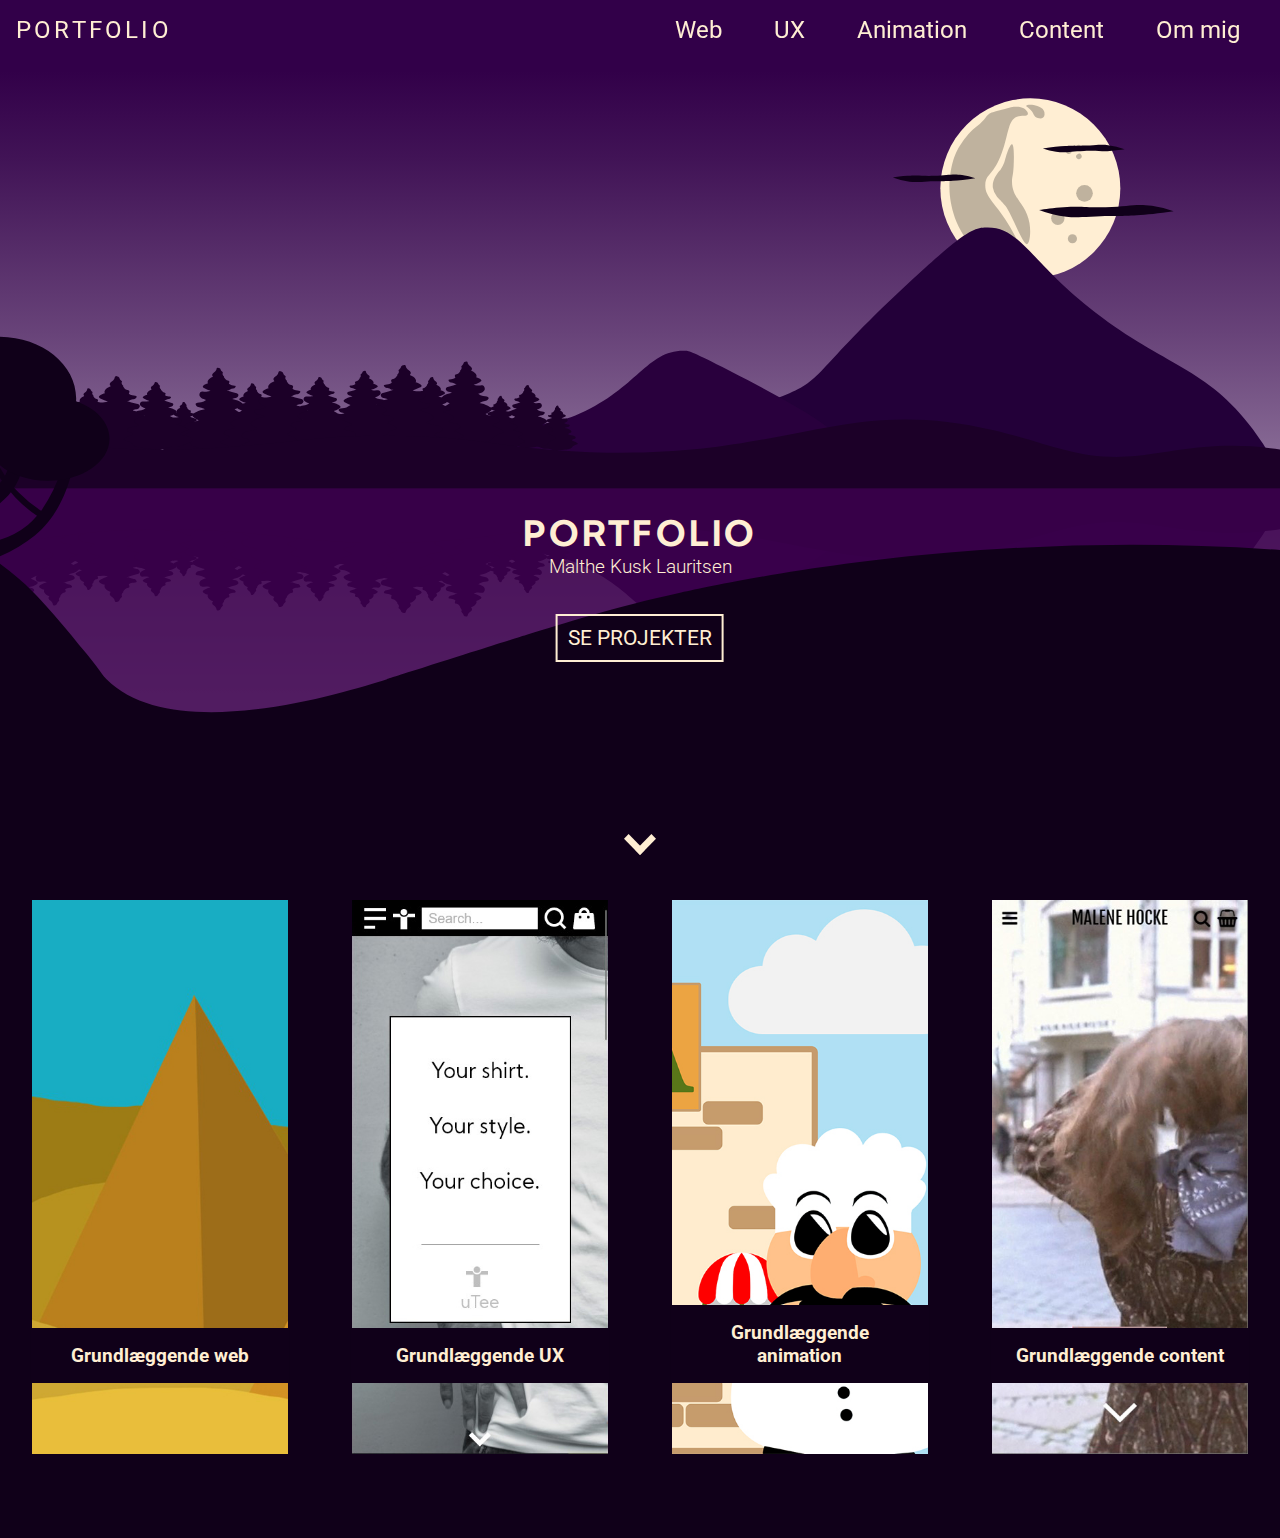
<file: index.html>
<!DOCTYPE html>
<html lang="da">

<head>
    <meta charset="utf-8">
    <meta name="viewport" content="width=device-width, initial-scale=1.0">
    <title>Portfolio</title>
    <link rel="stylesheet" href="styles/mutual.css">
    <link rel="preconnect" href="https://fonts.gstatic.com">
    <link href="https://fonts.googleapis.com/css2?family=Kumbh+Sans&family=Roboto:wght@300;400&display=swap" rel="stylesheet">
</head>

<body>
    <header id="header">
        <nav>
            <a id="title" href="index.html">PORTFOLIO</a>
            <p id="burger">☰</p>
            <p id="burgerOff" class="hidden">✕</p>
            <div id="navItems" class="hidden">
                <a href="web.html">Web</a>
                <a href="ux.html">UX</a>
                <a href="animation.html">Animation</a>
                <a href="content.html">Content</a>
                <a href="om.html">Om mig</a>
            </div>
        </nav>
        <div id="burgerItems" class="hidden">
            <hr>
            <a href="web.html">Web</a>
            <hr>
            <a href="ux.html">UX</a>
            <hr>
            <a href="animation.html">Animation</a>
            <hr>
            <a href="content.html">Content</a>
            <hr>
            <a href="om.html">Om mig</a>
            <hr>
        </div>
    </header>
    <main id="main_landing">
        <section id="section_landing">
            <div class="section_wrapper" id="background">
                <div id="background_text">
                    <h1>PORTFOLIO</h1>
                    <h2>Malthe Kusk Lauritsen</h2>
                    <a href="#section_banners">SE PROJEKTER</a>
                </div>
                <img id="down" src="img/arrow.svg" alt="arrow indicating vertical scrollability">
            </div>
        </section>
        <section id="section_banners">
            <div class="section_wrapper">
                <div id="banners">
                    <div class="col">
                        <a href="web.html">
                            <img id="banner_web" src="img/img_index/banner_web.jpg" alt="web and egypt">
                            <h3>Grundlæggende web</h3>
                        </a>
                    </div>
                    <div class="col">
                        <a href="ux.html">
                            <img id="banner_ux" src="img/img_index/banner_ux.jpg" alt="ux and uTee">
                            <h3>Grundlæggende UX</h3>
                        </a>
                    </div>
                    <div class="col">
                        <a href="animation.html"><img id="banner_animation" src="img/img_index/banner_animation.jpg" alt="animation and pablo's pizza">
                            <h3>Grundlæggende animation</h3>
                        </a>
                    </div>
                    <div class="col">
                        <a href="content.html">
                            <img id="banner_content" src="img/img_index/banner_content.jpg" alt="content and redesign">
                            <h3>Grundlæggende content</h3>
                        </a>
                    </div>
                </div>
            </div>
        </section>
    </main>
    <script src="script.js"></script>
</body>

</html>
</file>
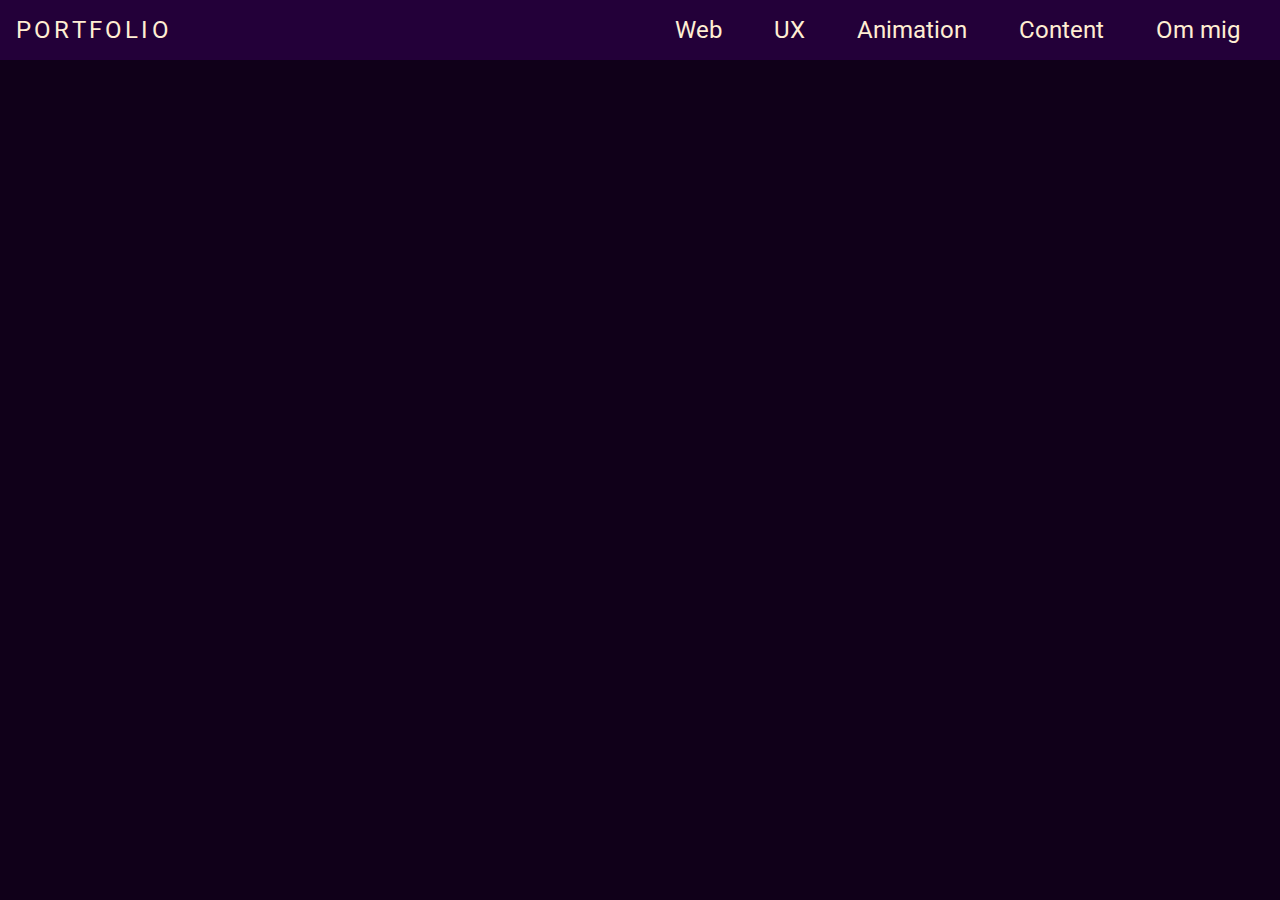
<file: animation.html>
<!DOCTYPE html>
<html lang="da">

<head>
    <meta charset="utf-8">
    <meta name="viewport" content="width=device-width, initial-scale=1.0">
    <title>Portfolio</title>
    <link rel="stylesheet" href="mutual.css">
    <link rel="preconnect" href="https://fonts.gstatic.com">
    <link href="https://fonts.googleapis.com/css2?family=Kumbh+Sans&family=Roboto:wght@300;400&display=swap" rel="stylesheet">
</head>

<body>
    <header id="header" class="active">
        <nav>
            <a id="title" href="index.html">PORTFOLIO</a>
            <p id="burger">☰</p>
            <p id="burgerOff" class="hidden">✕</p>
            <div id="navItems" class="hidden">
                <a href="web.html">Web</a>
                <a href="ux.html">UX</a>
                <a href="animation.html">Animation</a>
                <a href="content.html">Content</a>
                <a href="om.html">Om mig</a>
            </div>
        </nav>
        <div id="burgerItems" class="hidden">
            <hr>
            <a href="web.html">Web</a>
            <hr>
            <a href="ux.html">UX</a>
            <hr>
            <a href="animation.html">Animation</a>
            <hr>
            <a href="content.html">Content</a>
            <hr>
            <a href="om.html">Om mig</a>
            <hr>
        </div>
    </header>
    <main>
    </main>
    <script src="script.js"></script>
</body>

</html>
</file>
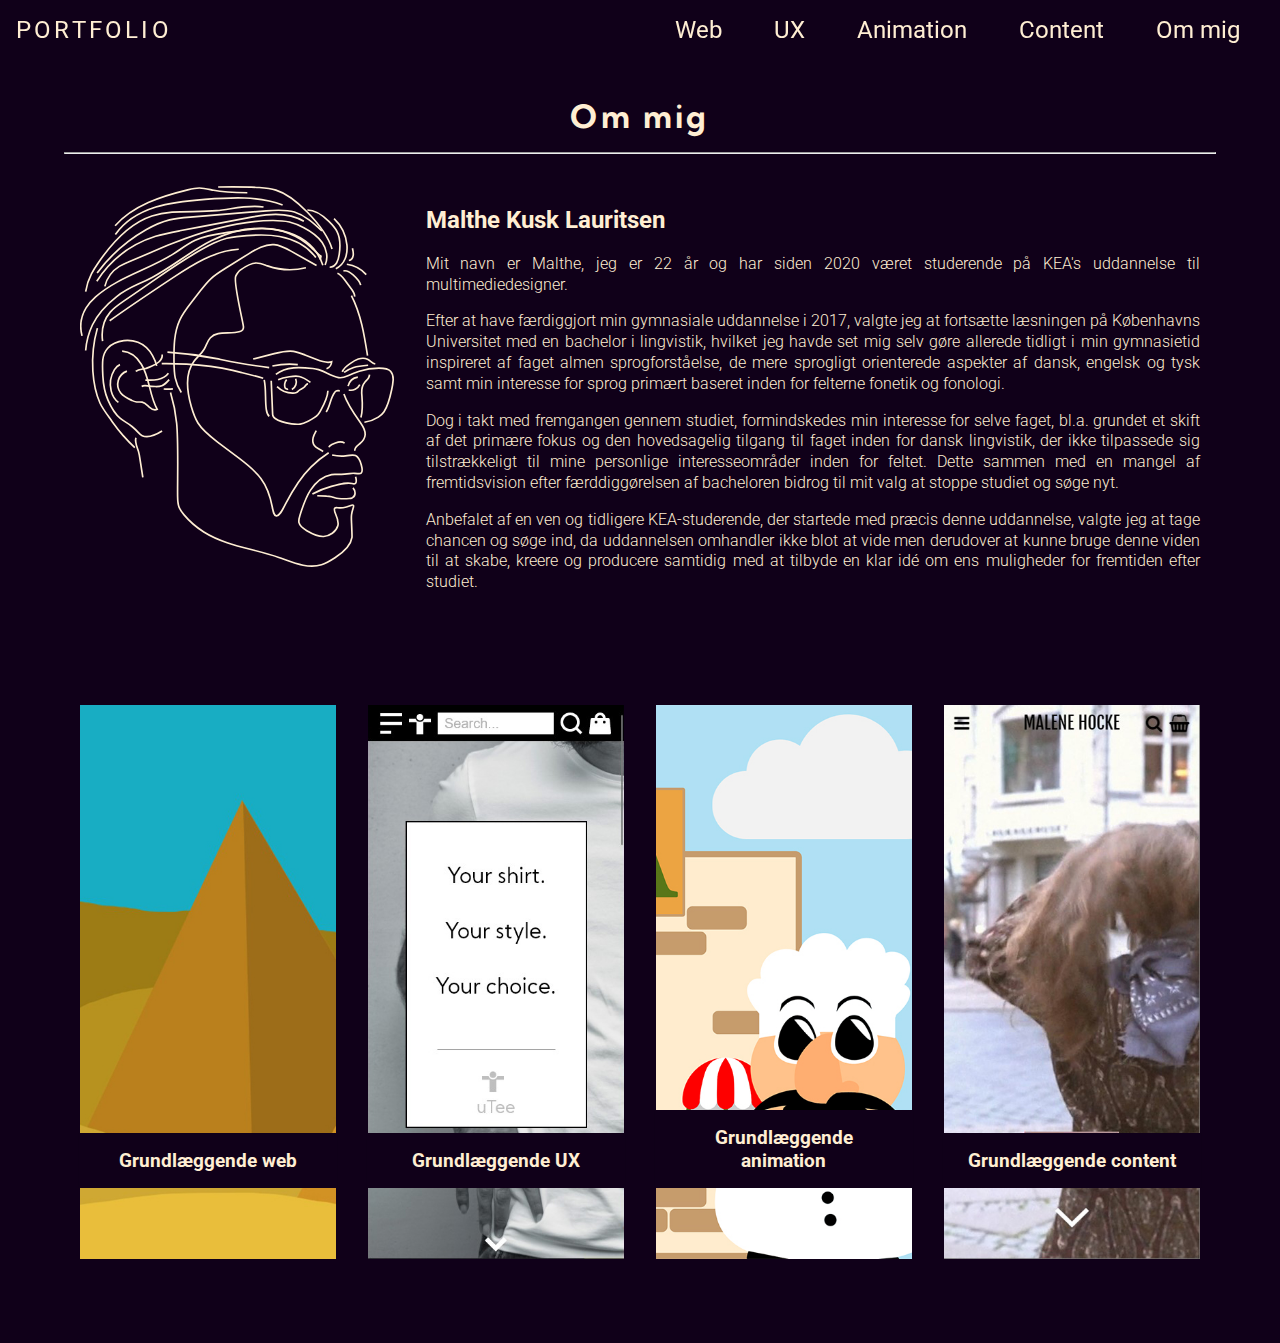
<file: om.html>
<!DOCTYPE html>
<html lang="da">

<head>
    <meta charset="utf-8">
    <meta name="viewport" content="width=device-width, initial-scale=1.0">
    <title>Portfolio</title>
    <link rel="stylesheet" href="styles/mutual.css">
    <link rel="stylesheet" href="styles/om.css">
    <link rel="preconnect" href="https://fonts.gstatic.com">
    <link href="https://fonts.googleapis.com/css2?family=Kumbh+Sans&family=Roboto:wght@300;400&display=swap" rel="stylesheet">
</head>

<body>
    <header id="header">
        <nav>
            <a id="title" href="index.html">PORTFOLIO</a>
            <p id="burger">☰</p>
            <p id="burgerOff" class="hidden">✕</p>
            <div id="navItems" class="hidden">
                <a href="web.html">Web</a>
                <a href="ux.html">UX</a>
                <a href="animation.html">Animation</a>
                <a href="content.html">Content</a>
                <a href="om.html">Om mig</a>
            </div>
        </nav>
        <div id="burgerItems" class="hidden">
            <hr>
            <a href="web.html">Web</a>
            <hr>
            <a href="ux.html">UX</a>
            <hr>
            <a href="animation.html">Animation</a>
            <hr>
            <a href="content.html">Content</a>
            <hr>
            <a href="om.html">Om mig</a>
            <hr>
        </div>
    </header>
    <main>
        <h1>Om mig</h1>
        <section>
            <hr>
        </section>
        <section id="section_about">
            <div class="section_wrapper">
                <div class="row">
                    <div class="col"><img src="img/portrait.svg" alt="line art portrait">
                    </div>
                    <div class="col">
                        <h2>Malthe Kusk Lauritsen</h2>
                        <p>Mit navn er Malthe, jeg er 22 år og har siden 2020 været studerende på KEA's uddannelse til multimediedesigner.</p>
                        <p>Efter at have færdiggjort min gymnasiale uddannelse i 2017, valgte jeg at fortsætte læsningen på Københavns Universitet med en bachelor i lingvistik, hvilket jeg havde set mig selv gøre allerede tidligt i min gymnasietid inspireret af faget almen sprogforståelse, de mere sprogligt orienterede aspekter af dansk, engelsk og tysk samt min interesse for sprog primært baseret inden for felterne fonetik og fonologi.</p>
                        <p>Dog i takt med fremgangen gennem studiet, formindskedes min interesse for selve faget, bl.a. grundet et skift af det primære fokus og den hovedsagelig tilgang til faget inden for dansk lingvistik, der ikke tilpassede sig tilstrækkeligt til mine personlige interesseområder inden for feltet. Dette sammen med en mangel af fremtidsvision efter færddiggørelsen af bacheloren bidrog til mit valg at stoppe studiet og søge nyt.</p>
                        <p>Anbefalet af en ven og tidligere KEA-studerende, der startede med præcis denne uddannelse, valgte jeg at tage chancen og søge ind, da uddannelsen omhandler ikke blot at vide men derudover at kunne bruge denne viden til at skabe, kreere og producere samtidig med at tilbyde en klar idé om ens muligheder for fremtiden efter studiet.</p>
                    </div>
                </div>
            </div>
        </section>
        <section id="section_banners">
            <div class="section_wrapper">
                <div id="banners">
                    <div class="col">
                        <a href="web.html">
                            <img id="banner_web" src="img/img_index/banner_web.jpg" alt="web and egypt">
                            <h3>Grundlæggende web</h3>
                        </a>
                    </div>
                    <div class="col">
                        <a href="ux.html">
                            <img id="banner_ux" src="img/img_index/banner_ux.jpg" alt="ux and uTee">
                            <h3>Grundlæggende UX</h3>
                        </a>
                    </div>
                    <div class="col">
                        <a href="animation.html"><img id="banner_animation" src="img/img_index/banner_animation.jpg" alt="animation and pablo's pizza">
                            <h3>Grundlæggende animation</h3>
                        </a>
                    </div>
                    <div class="col">
                        <a href="content.html">
                            <img id="banner_content" src="img/img_index/banner_content.jpg" alt="content and redesign">
                            <h3>Grundlæggende content</h3>
                        </a>
                    </div>
                </div>
            </div>
        </section>
    </main>
    <script src="script.js"></script>
</body>

</html>
</file>
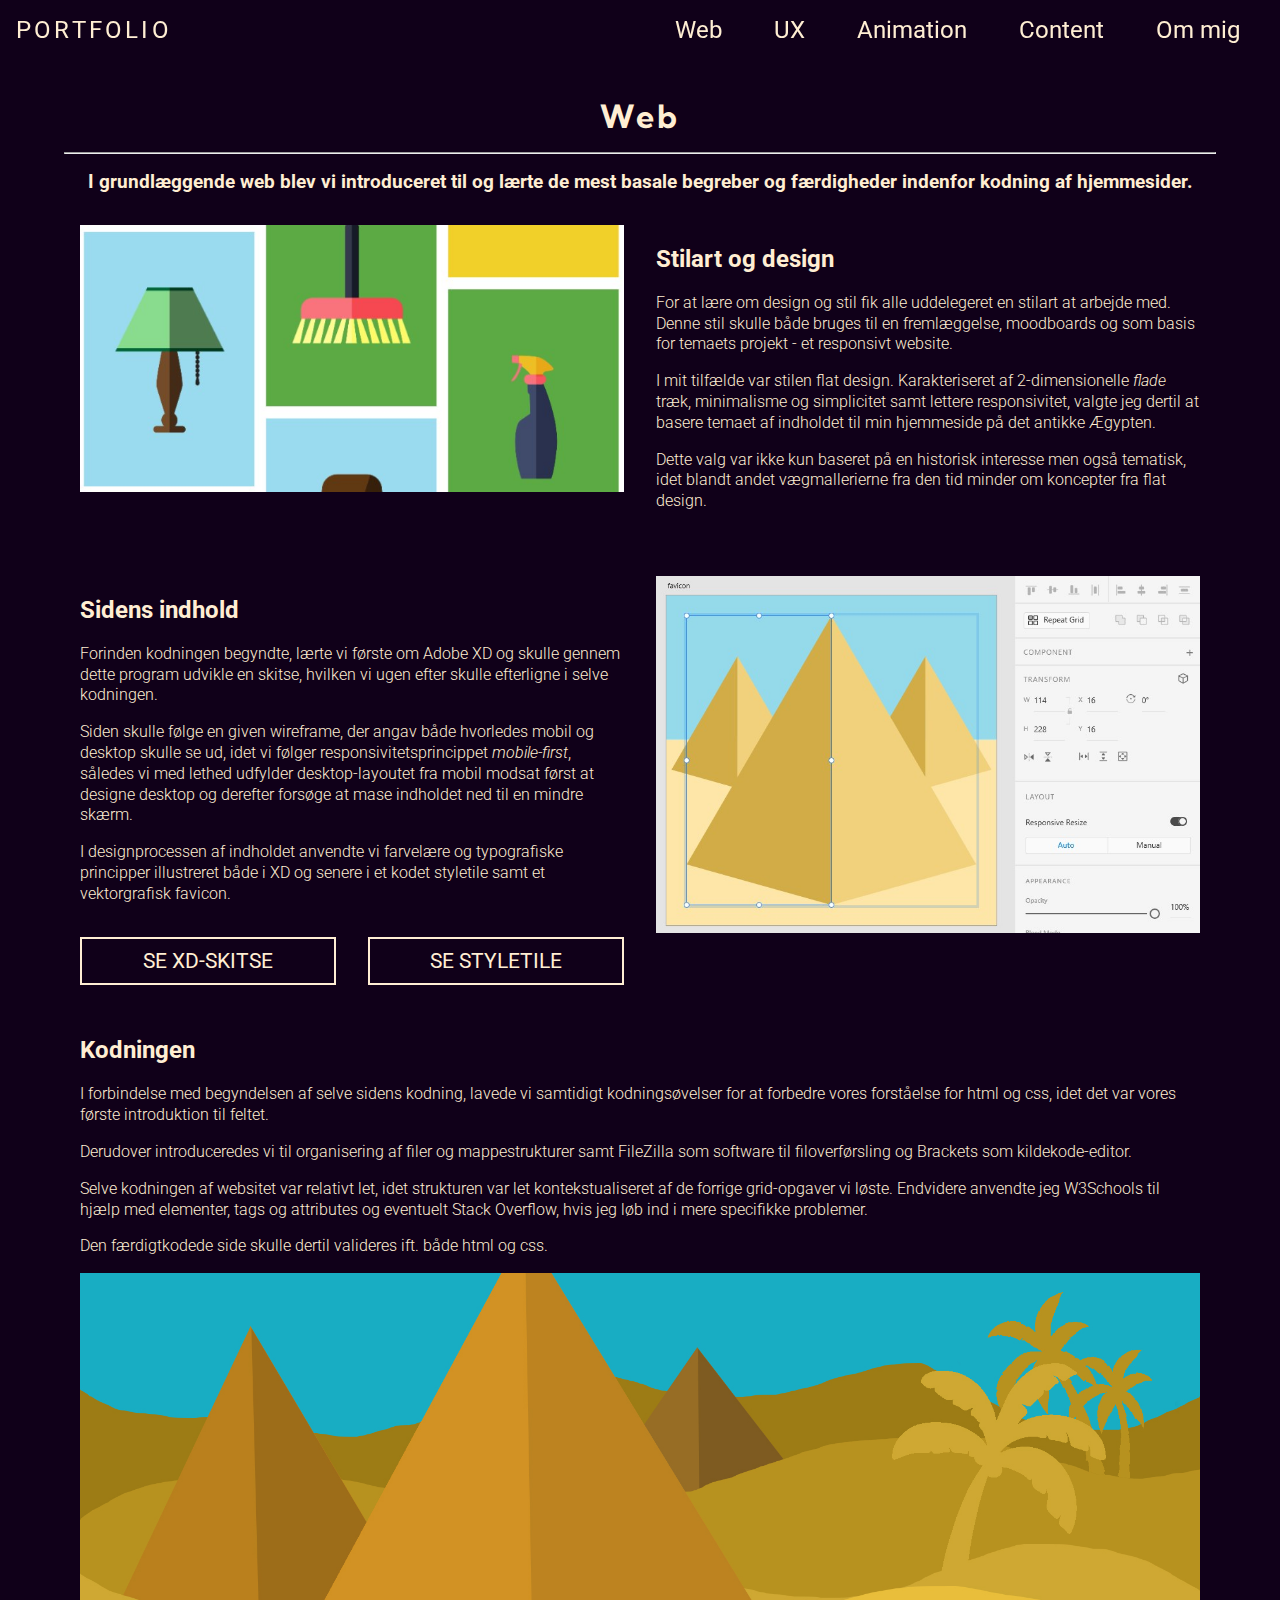
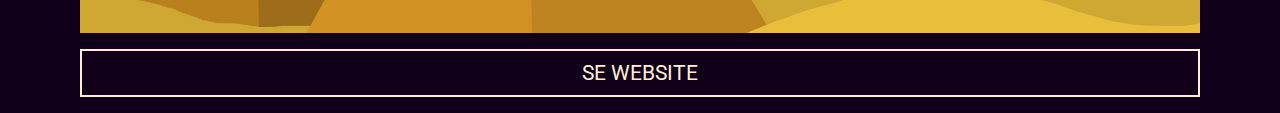
<file: web.html>
<!DOCTYPE html>
<html lang="da">

<head>
    <meta charset="utf-8">
    <meta name="viewport" content="width=device-width, initial-scale=1.0">
    <title>Portfolio</title>
    <link rel="stylesheet" href="styles/mutual.css">
    <link rel="stylesheet" href="styles/subpage.css">
    <link rel="stylesheet" href="styles/web.css">
    <link rel="preconnect" href="https://fonts.gstatic.com">
    <link href="https://fonts.googleapis.com/css2?family=Kumbh+Sans&family=Roboto:wght@300;400&display=swap" rel="stylesheet">
</head>

<body>
    <header id="header">
        <nav>
            <a id="title" href="index.html">PORTFOLIO</a>
            <p id="burger">☰</p>
            <p id="burgerOff" class="hidden">✕</p>
            <div id="navItems" class="hidden">
                <a href="web.html">Web</a>
                <a href="ux.html">UX</a>
                <a href="animation.html">Animation</a>
                <a href="content.html">Content</a>
                <a href="om.html">Om mig</a>
            </div>
        </nav>
        <div id="burgerItems" class="hidden">
            <hr>
            <a href="web.html">Web</a>
            <hr>
            <a href="ux.html">UX</a>
            <hr>
            <a href="animation.html">Animation</a>
            <hr>
            <a href="content.html">Content</a>
            <hr>
            <a href="om.html">Om mig</a>
            <hr>
        </div>
    </header>
    <main>
        <h1>Web</h1>
        <section>
            <hr>
            <h3>I grundlæggende web blev vi introduceret til og lærte de mest basale begreber og færdigheder indenfor kodning af hjemmesider.</h3>
        </section>
        <section id="section_style">
            <div class="section_wrapper">
                <div class="row">
                    <div class="col">
                        <img src="img/img_web/moodboard.jpg" alt="moodboard fra flat design">
                    </div>
                    <div class="col">
                        <h2>Stilart og design</h2>
                        <p>For at lære om design og stil fik alle uddelegeret en stilart at arbejde med. Denne stil skulle både bruges til en fremlæggelse, moodboards og som basis for temaets projekt - et responsivt website.
                        </p>
                        <p>I mit tilfælde var stilen flat design. Karakteriseret af 2-dimensionelle <i>flade</i> træk, minimalisme og simplicitet samt lettere responsivitet, valgte jeg dertil at basere temaet af indholdet til min hjemmeside på det antikke Ægypten.</p>
                        <p>Dette valg var ikke kun baseret på en historisk interesse men også tematisk, idet blandt andet vægmallerierne fra den tid minder om koncepter fra flat design.</p>
                    </div>
                </div>
            </div>
        </section>
        <section id="section_content">
            <div class="section_wrapper">
                <div class="row">
                    <div class="col">
                        <div>
                            <h2>Sidens indhold</h2>
                            <p>Forinden kodningen begyndte, lærte vi første om Adobe XD og skulle gennem dette program udvikle en skitse, hvilken vi ugen efter skulle efterligne i selve kodningen.</p>
                            <p>Siden skulle følge en given wireframe, der angav både hvorledes mobil og desktop skulle se ud, idet vi følger responsivitetsprincippet <i>mobile-first</i>, således vi med lethed udfylder desktop-layoutet fra mobil modsat først at designe desktop og derefter forsøge at mase indholdet ned til en mindre skærm.</p>
                            <p>I designprocessen af indholdet anvendte vi farvelære og typografiske principper illustreret både i XD og senere i et kodet styletile samt et vektorgrafisk favicon.</p>
                        </div>
                        <div class="col_buttons">
                            <div class="button_left">
                                <a href="http://malthekusk.one/kea/02_web/02_html/content/02_01_03_content_til_dit_site_Malthe_Kusk_Lauritsen.pdf">SE XD-SKITSE</a>
                            </div>
                            <div class="button_right">
                                <a href="http://malthekusk.one/kea/02_web/04_responsiv/responsive_site_v2/styletile.html">SE STYLETILE</a>
                            </div>
                        </div>
                    </div>
                    <div class="col">
                        <img src="img/img_web/content.jpg" alt="making of an svg favicon">
                    </div>
                </div>
            </div>
        </section>
        <section id="section_code">
            <div class="section_wrapper">
                <div class="col">
                    <h2>Kodningen</h2>
                    <p>I forbindelse med begyndelsen af selve sidens kodning, lavede vi samtidigt kodningsøvelser for at forbedre vores forståelse for html og css, idet det var vores første introduktion til feltet.</p>
                    <p>Derudover introduceredes vi til organisering af filer og mappestrukturer samt FileZilla som software til filoverførsling og Brackets som kildekode-editor.</p>
                    <p>Selve kodningen af websitet var relativt let, idet strukturen var let kontekstualiseret af de forrige grid-opgaver vi løste. Endvidere anvendte jeg W3Schools til hjælp med elementer, tags og attributes og eventuelt Stack Overflow, hvis jeg løb ind i mere specifikke problemer. </p>
                    <p>Den færdigtkodede side skulle dertil valideres ift. både html og css.</p>
                </div>
                <div class="col">
                    <div id="splash"></div>
                    <a href="http://malthekusk.one/kea/02_web/04_responsiv/responsive_site_v2/">SE WEBSITE</a>
                </div>
            </div>
        </section>
    </main>
    <script src="script.js"></script>
</body>

</html>
</file>
<file: styles/mutual.css>
html {
    scroll-behavior: smooth;
}

body {
    background: #100019;
    margin: 0 auto;
}

main {
    padding-top: 5rem;
}

#main_landing {
    padding-top: 0;
}

img {
    width: 100%;
}

* {
    box-sizing: border-box;
}

.hidden {
    display: none;
}

.active {
    background: #230039;
}

.fade {
    filter: opacity(20%);
}

h1 {
    font-family: 'Kumbh Sans', sans-serif;
    letter-spacing: 0.2rem;
    color: #FFEED3;
    margin-top: 1rem;
    text-align: center;
}

h3 {
    font-family: 'Roboto', sans-serif;
    color: #FFEED3;
    text-align: center;
    font-size: 1.2rem;
}

/*-----------------------header----------------------------*/

header {
    position: fixed;
    z-index: 1;
    text-align: center;
    width: 100%;
}

nav {
    display: flex;
    justify-content: space-between;
    padding: 1rem;
}

#title {
    display: inline-block;
    font-size: 1.5rem;
    font-family: 'Roboto', sans-serif;
    letter-spacing: 0.2rem;
    color: #FFEED3;
    margin: 0;
    text-decoration: none;
}

#burger {
    font-family: 'Kumbh Sans', sans-serif;
    color: #FFEED3;
    font-size: 1.5rem;
    margin: 0;
    cursor: pointer;
    padding-top: 0.4rem;
    line-height: 1.3rem;
}

#burgerOff {
    font-family: 'Kumbh Sans', sans-serif;
    color: #FFEED3;
    font-size: 1.5rem;
    margin: 0;
    cursor: pointer;
    padding-top: 0.4rem;
    line-height: 1.3rem;
}

#burgerItems {
    height: 100vh;
}

#navItems {
    display: none;
}

header a {
    display: block;
    font-family: 'Roboto', sans-serif;
    color: #FFEED3;
    font-size: 1.5rem;
    text-decoration: none;
    margin: 1.5rem auto;
}

header hr {
    color: #FFEED3;
    width: 100%;
    margin: 0;
}

@media (min-width:900px) {
    #burger {
        display: none;
    }

    #navItems {
        display: inline-block;
    }

    header a {
        display: inline-block;
        margin: 0 1.5rem;
    }

    header hr {
        display: none;
    }
}

/*-----------------------landing----------------------------*/


#background {
    width: 100%;
    height: 100vh;
    background-image: url(../img/background.svg);
    background-size: cover;
    background-position: 90%;
    text-align: center;
}

#background_text {
    position: absolute;
    top: 55%;
    left: 50%;
    transform: translateX(-50%);
}

#background_text h1 {
    font-size: 2.2rem;
    margin-bottom: 0;
}

#background_text h2 {
    font-family: 'Roboto', sans-serif;
    color: #FFEED3;
    font-size: 1.2rem;
    margin: 0 auto 3rem;
    font-weight: 300;
}

#background_text a {
    font-family: 'Roboto', sans-serif;
    color: #FFEED3;
    font-size: 1.3rem;
    padding: 10px;
    border: 2px solid #FFEED3;
    text-decoration: none;
    cursor: pointer;
}

#background_text a:hover {
    background: #FFEED3;
    color: #3A0B50;
    border: 2px solid #3A0B50;
}

#down {
    position: absolute;
    width: 2rem;
    left: 50%;
    transform: translateX(-50%);
    bottom: 5vh;
}


/*-----------------------banners----------------------------*/

#section_banners {
    max-width: 1400px;
    margin: 0 auto 5rem;
}

#section_banners .col {
    margin: 10vw;
}

#section_banners .col a {
    display: inline-block;
    position: relative;
    text-align: center;
    width: 100%;
}

#section_banners .col h3 {
    position: absolute;
    bottom: 10%;
    left: 50%;
    transform: translateX(-50%);
    font-family: 'Roboto', sans-serif;
    color: #FFEED3;
    background: #100019;
    padding: 1rem;
    width: 101%;
}

@media (min-width:500px) {
    #banners {
        display: grid;
        grid-template-columns: repeat(2, 1fr);
    }

    #section_banners .col {
        margin: 5vw;
    }
}

@media (min-width:1000px) {
    #banners {
        display: grid;
        grid-template-columns: repeat(4, 1fr);
        margin: 0 auto;
    }

    #section_banners .col {
        margin: 0 2rem;
    }
}

/*-----------------------about----------------------------*/
</file>
<file: mutual.css>
html {
    scroll-behavior: smooth;
}

body {
    background: #100019;
    margin: 0 auto;
}

img {
    width: 100%;
}

* {
    box-sizing: border-box;
}

.hidden {
    display: none;
}

.active {
    background: #230039;
}

.grey {
    filter: grayscale(100%);
}

h1 {
    font-family: 'Kumbh Sans', sans-serif;
    letter-spacing: 0.2rem;
    color: #FFEED3;
    margin-top: 1rem;
}

/*-----------------------header----------------------------*/

header {
    position: fixed;
    z-index: 1;
    text-align: center;
    width: 100%;
}

nav {
    display: flex;
    justify-content: space-between;
    padding: 1rem;
}

#title {
    display: inline-block;
    font-size: 1.5rem;
    font-family: 'Roboto', sans-serif;
    letter-spacing: 0.2rem;
    color: #FFEED3;
    margin: 0;
    text-decoration: none;
}

#burger {
    font-family: 'Kumbh Sans', sans-serif;
    color: #FFEED3;
    font-size: 1.5rem;
    margin: 0;
    cursor: pointer;
}

#burgerOff {
    font-family: 'Kumbh Sans', sans-serif;
    color: #FFEED3;
    font-size: 1.5rem;
    margin: 0;
    cursor: pointer;
}

#burgerItems {
    height: 100vh;
}

#navItems {
    display: none;
}

header a {
    display: block;
    font-family: 'Roboto', sans-serif;
    color: #FFEED3;
    font-size: 1.5rem;
    text-decoration: none;
    margin: 1.5rem auto;
}

header hr {
    color: #FFEED3;
    width: 100%;
    margin: 0;
}

@media (min-width:900px) {
    #burger {
        display: none;
    }

    #navItems {
        display: inline-block;
    }

    header a {
        display: inline-block;
        margin: 0 1.5rem;
    }

    header hr {
        display: none;
    }
}

/*-----------------------landing----------------------------*/


#background {
    width: 100%;
    height: 100vh;
    background-image: url(img/background.svg);
    background-size: cover;
    background-position: 90%;
    text-align: center;
}

#background_text {
    position: absolute;
    top: 55%;
    left: 50%;
    transform: translateX(-50%);
}

#background_text h1 {
    font-size: 2.2rem;
    margin-bottom: 0;
}

#background_text h2 {
    font-family: 'Roboto', sans-serif;
    color: #FFEED3;
    font-size: 1.2rem;
    margin: 0 auto 3rem;
    font-weight: 300;
}

#background_text a {
    font-family: 'Roboto', sans-serif;
    color: #FFEED3;
    font-size: 1.3rem;
    padding: 10px;
    border: 2px solid #FFEED3;
    text-decoration: none;
    cursor: pointer;
}

#background_text a:hover {
    background: #FFEED3;
    color: #3A0B50;
    border: 2px solid #3A0B50;
}

#down {
    position: absolute;
    width: 2rem;
    left: 50%;
    transform: translateX(-50%);
    bottom: 5vh;
}


/*-----------------------banners----------------------------*/

#section_banners {
    max-width: 1400px;
    margin: 0 auto 5rem;
}

.col {
    margin: 10vw;
}

.col a {
    display: inline-block;
    position: relative;
    text-align: center;
    width: 100%;
}

.col h3 {
    position: absolute;
    bottom: 10%;
    left: 50%;
    transform: translateX(-50%);
    font-family: 'Roboto', sans-serif;
    color: #FFEED3;
    background: #100019;
    padding: 1rem;
    width: 101%;
}

@media (min-width:500px) {
    #banners {
        display: grid;
        grid-template-columns: repeat(2, 1fr);
    }

    .col {
        margin: 5vw;
    }
}

@media (min-width:1000px) {
    #banners {
        display: grid;
        grid-template-columns: repeat(4, 1fr);
        margin: 0 auto;
    }

    .col {
        margin: 0 2rem;
    }
}
</file>
<file: styles/om.css>
main {
    margin: 0 5vw;
}

section {
    margin: 1rem auto;
    max-width: 1200px;
}

#section_banners {
    margin: 5rem auto;
    max-width: 1200px;
}

#section_banners .col {
    margin: 0 1rem;
}

h1 {
    margin-bottom: 1rem;
}

h2 {
    font-family: 'Roboto', sans-serif;
    color: #FFEED3;
}

p {
    font-family: 'Roboto', sans-serif;
    font-weight: 300;
    color: #FFEED3;
    line-height: 1.3rem;
    text-align: justify;
}

@media (min-width:1000px) {
    .row {
        display: grid;
        grid-template-columns: 30% 70%;
    }

    .col {
        margin: 1rem;
    }
}
</file>
<file: styles/subpage.css>
main {
    margin: 0 5vw;
}

section {
    margin: 1rem auto;
    max-width: 1200px;
}

h1 {
    margin-bottom: 1rem;
}

h2 {
    font-family: 'Roboto', sans-serif;
    color: #FFEED3;
}

h3 {
    margin: 1rem auto;
}

p {
    font-family: 'Roboto', sans-serif;
    font-weight: 300;
    color: #FFEED3;
    line-height: 1.3rem;
}

section a {
    font-family: 'Roboto', sans-serif;
    color: #FFEED3;
    font-size: 1.3rem;
    padding: 10px;
    border: 2px solid #FFEED3;
    text-decoration: none;
    cursor: pointer;
    width: 100%;
    display: block;
    text-align: center;
    margin: 1rem auto;
    background: #100019;
}

section a:hover {
    background: #FFEED3;
    color: #3A0B50;
}
</file>
<file: styles/web.css>
#splash {
    width: 100%;
    height: 40vh;
    background-image: url(../img/img_web/splash.jpg);
    background-size: cover;
    background-position: 30%;
    text-align: center;
}

@media (min-width:700px) {
    .col_buttons {
        display: grid;
        grid-template-columns: repeat(2, 1fr);
    }

    .button_left {
        margin-right: 1rem;
    }

    .button_right {
        margin-left: 1rem;
    }
}

@media (min-width:1000px) {
    .row {
        display: grid;
        grid-template-columns: repeat(2, 1fr);
    }

    .col {
        margin: 1rem;
    }
}
</file>
